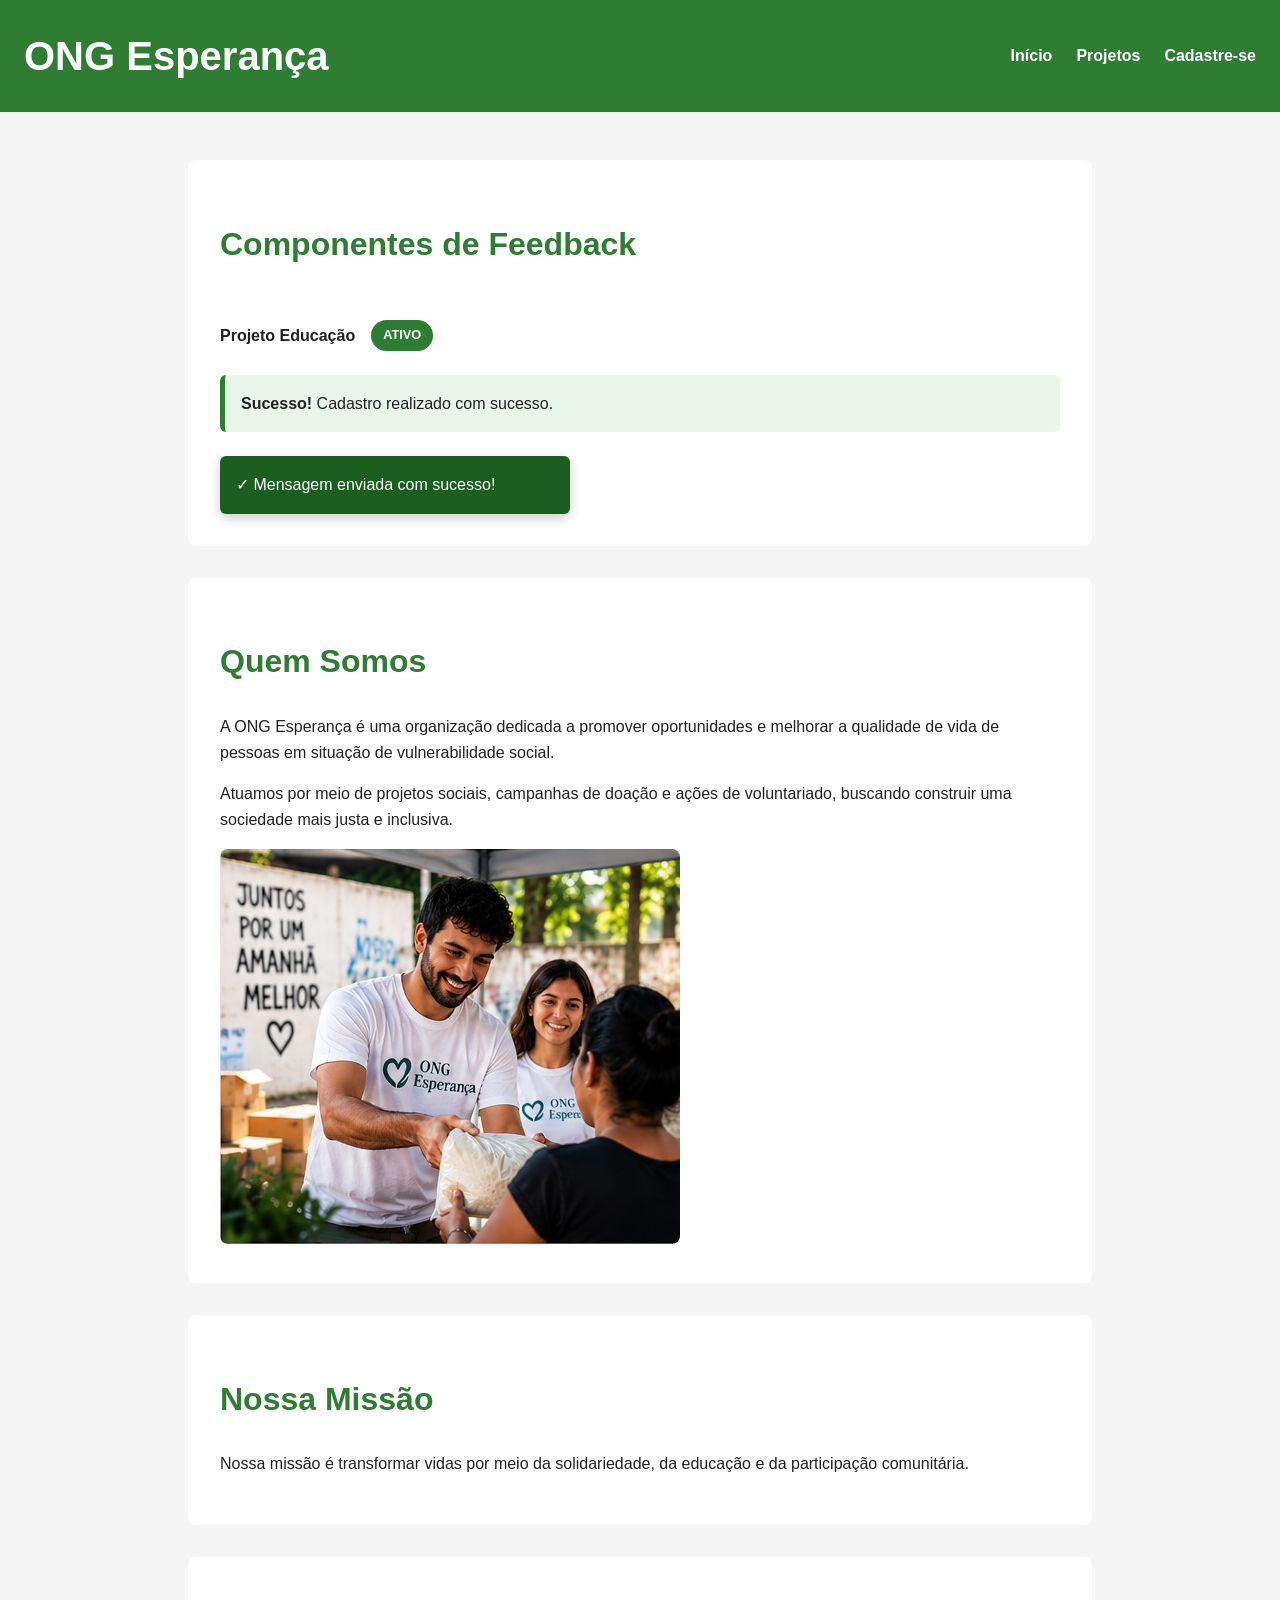
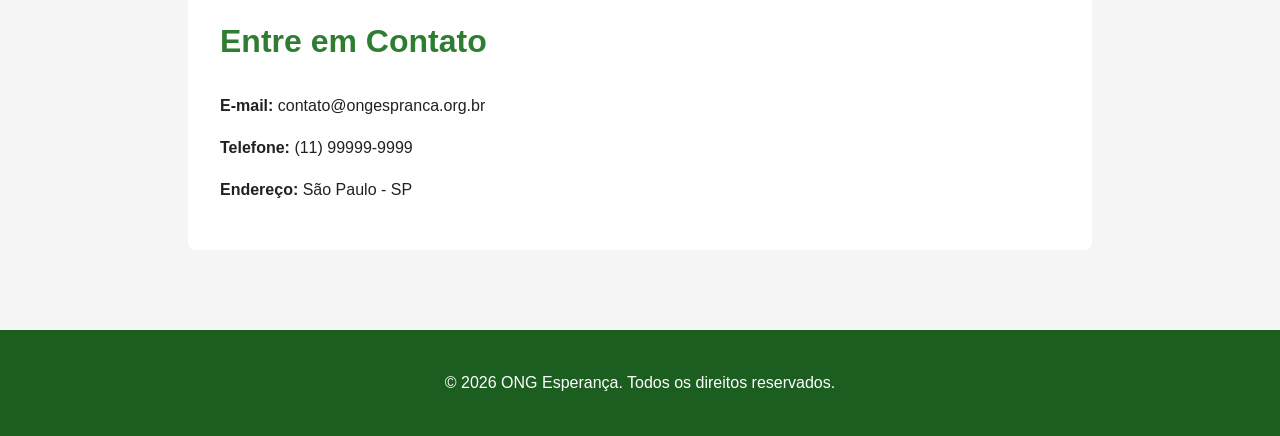
<file: index.html>
<!DOCTYPE html>
<html lang="pt-BR">

<head>
    <meta charset="UTF-8">
    <meta name="viewport" content="width=device-width, initial-scale=1.0">
    <title>ONG Esperança - Transformando Vidas</title>

    <link rel="stylesheet" href="style.css">
</head>

<body>

    <header>
        <h1>ONG Esperança</h1>

        <nav>
            <input type="checkbox" id="menu-toggle">
            <label for="menu-toggle" class="menu-icon">☰</label>

            <ul>
                <li><a href="#inicio">Início</a></li>

                <li class="dropdown">
                    <a href="#">Projetos</a>
                    <ul class="submenu">
                        <li><a href="#projetos">Projetos Sociais</a></li>
                        <li><a href="#">Doações</a></li>
                    </ul>
                </li>

                <li><a href="#cadastro">Cadastre-se</a></li>
            </ul>
        </nav>
    </header>

    <main>

        <div id="app">

            <!-- COMPONENTES DE FEEDBACK -->

            <section class="feedback-demo">

                <h2>Componentes de Feedback</h2>

                <!-- BADGE -->
                <div class="projeto-status">
                    Projeto Educação
                    <span class="badge">ATIVO</span>
                </div>

                <!-- ALERTA -->
                <div class="alerta">
                    <strong>Sucesso!</strong>
                    Cadastro realizado com sucesso.
                </div>

                <!-- TOAST -->
                <div class="toast">
                    ✓ Mensagem enviada com sucesso!
                </div>

            </section>

            <section>
                <h2>Quem Somos</h2>

                <p>
                    A ONG Esperança é uma organização dedicada a promover
                    oportunidades e melhorar a qualidade de vida de pessoas
                    em situação de vulnerabilidade social.
                </p>

                <p>
                    Atuamos por meio de projetos sociais, campanhas de doação
                    e ações de voluntariado, buscando construir uma sociedade
                    mais justa e inclusiva.
                </p>

                <img src="img/ong.jpg"
                     alt="Voluntários da ONG Esperança realizando uma ação social">
            </section>

            <section>
                <h2>Nossa Missão</h2>

                <p>
                    Nossa missão é transformar vidas por meio da solidariedade,
                    da educação e da participação comunitária.
                </p>
            </section>

            <section>
                <h2>Entre em Contato</h2>

                <p><strong>E-mail:</strong> contato@ongespranca.org.br</p>
                <p><strong>Telefone:</strong> (11) 99999-9999</p>
                <p><strong>Endereço:</strong> São Paulo - SP</p>
            </section>

        </div>

    </main>

    <footer>
        <p>&copy; 2026 ONG Esperança. Todos os direitos reservados.</p>
    </footer>

    <script src="script.js"></script>

</body>

</html>
</file>
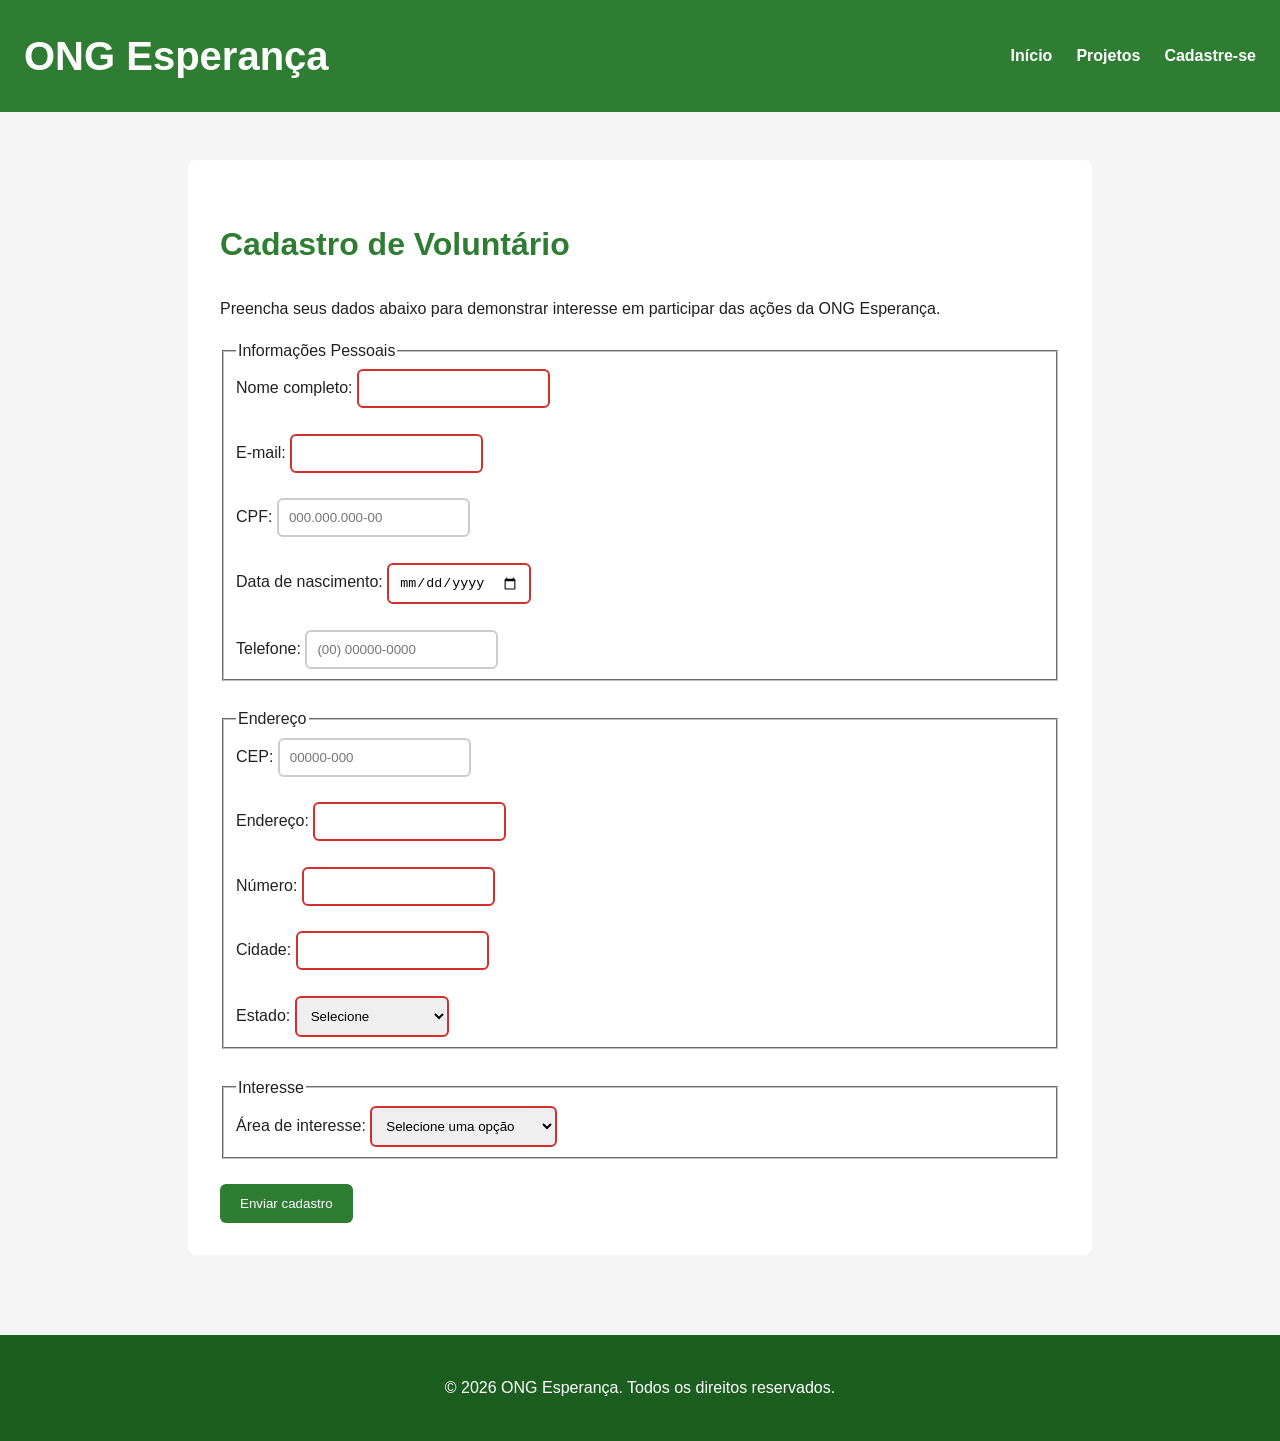
<file: cadastro.html>
<!DOCTYPE html>
<html lang="pt-BR">

<head>
    <meta charset="UTF-8">
    <meta name="viewport" content="width=device-width, initial-scale=1.0">
    <title>Cadastro - ONG Esperança</title>

    <link rel="stylesheet" href="style.css">
</head>

<body>

    <header>
        <h1>ONG Esperança</h1>

        <nav>
            <ul>
                <li><a href="index.html">Início</a></li>
                <li><a href="projetos.html">Projetos</a></li>
                <li><a href="cadastro.html">Cadastre-se</a></li>
            </ul>
        </nav>
    </header>

    <main>

        <section>
            <h2>Cadastro de Voluntário</h2>

            <p>
                Preencha seus dados abaixo para demonstrar interesse
                em participar das ações da ONG Esperança.
            </p>

            <form>

                <fieldset>
                    <legend>Informações Pessoais</legend>

                    <label for="nome">Nome completo:</label>
                    <input type="text" id="nome" name="nome" required>

                    <br><br>

                    <label for="email">E-mail:</label>
                    <input type="email" id="email" name="email" required>

                    <br><br>

                    <label for="cpf">CPF:</label>
                    <input
                        type="text"
                        id="cpf"
                        name="cpf"
                        placeholder="000.000.000-00"
                        pattern="[0-9]{3}\.[0-9]{3}\.[0-9]{3}-[0-9]{2}"
                        title="Digite o CPF no formato 000.000.000-00"
                        required
                    >

                    <br><br>

                    <label for="nascimento">Data de nascimento:</label>
                    <input
                        type="date"
                        id="nascimento"
                        name="nascimento"
                        required
                    >

                    <br><br>

                    <label for="telefone">Telefone:</label>
                    <input
                        type="tel"
                        id="telefone"
                        name="telefone"
                        placeholder="(00) 00000-0000"
                        pattern="\([0-9]{2}\) [0-9]{5}-[0-9]{4}"
                        title="Digite o telefone no formato (00) 00000-0000"
                        required
                    >

                </fieldset>

                <br>

                <fieldset>
                    <legend>Endereço</legend>

                    <label for="cep">CEP:</label>
                    <input
                        type="text"
                        id="cep"
                        name="cep"
                        placeholder="00000-000"
                        pattern="[0-9]{5}-[0-9]{3}"
                        title="Digite o CEP no formato 00000-000"
                        required
                    >

                    <br><br>

                    <label for="endereco">Endereço:</label>
                    <input
                        type="text"
                        id="endereco"
                        name="endereco"
                        required
                    >

                    <br><br>

                    <label for="numero">Número:</label>
                    <input
                        type="number"
                        id="numero"
                        name="numero"
                        min="1"
                        required
                    >

                    <br><br>

                    <label for="cidade">Cidade:</label>
                    <input
                        type="text"
                        id="cidade"
                        name="cidade"
                        required
                    >

                    <br><br>

                    <label for="estado">Estado:</label>

                    <select id="estado" name="estado" required>
                        <option value="">Selecione</option>
                        <option value="SP">São Paulo</option>
                        <option value="RJ">Rio de Janeiro</option>
                        <option value="MG">Minas Gerais</option>
                        <option value="PR">Paraná</option>
                        <option value="SC">Santa Catarina</option>
                        <option value="RS">Rio Grande do Sul</option>
                        <option value="BA">Bahia</option>
                        <option value="PE">Pernambuco</option>
                    </select>

                </fieldset>

                <br>

                <fieldset>
                    <legend>Interesse</legend>

                    <label for="area">Área de interesse:</label>

                    <select id="area" name="area" required>
                        <option value="">Selecione uma opção</option>
                        <option value="educacao">Educação</option>
                        <option value="doacao">Campanhas de doação</option>
                        <option value="eventos">Eventos e ações sociais</option>
                        <option value="comunicacao">Comunicação</option>
                    </select>

                </fieldset>

                <br>

                <button type="submit">Enviar cadastro</button>

            </form>

        </section>

    </main>

    <footer>
        <p>&copy; 2026 ONG Esperança. Todos os direitos reservados.</p>
    </footer>

</body>

</html>
</file>
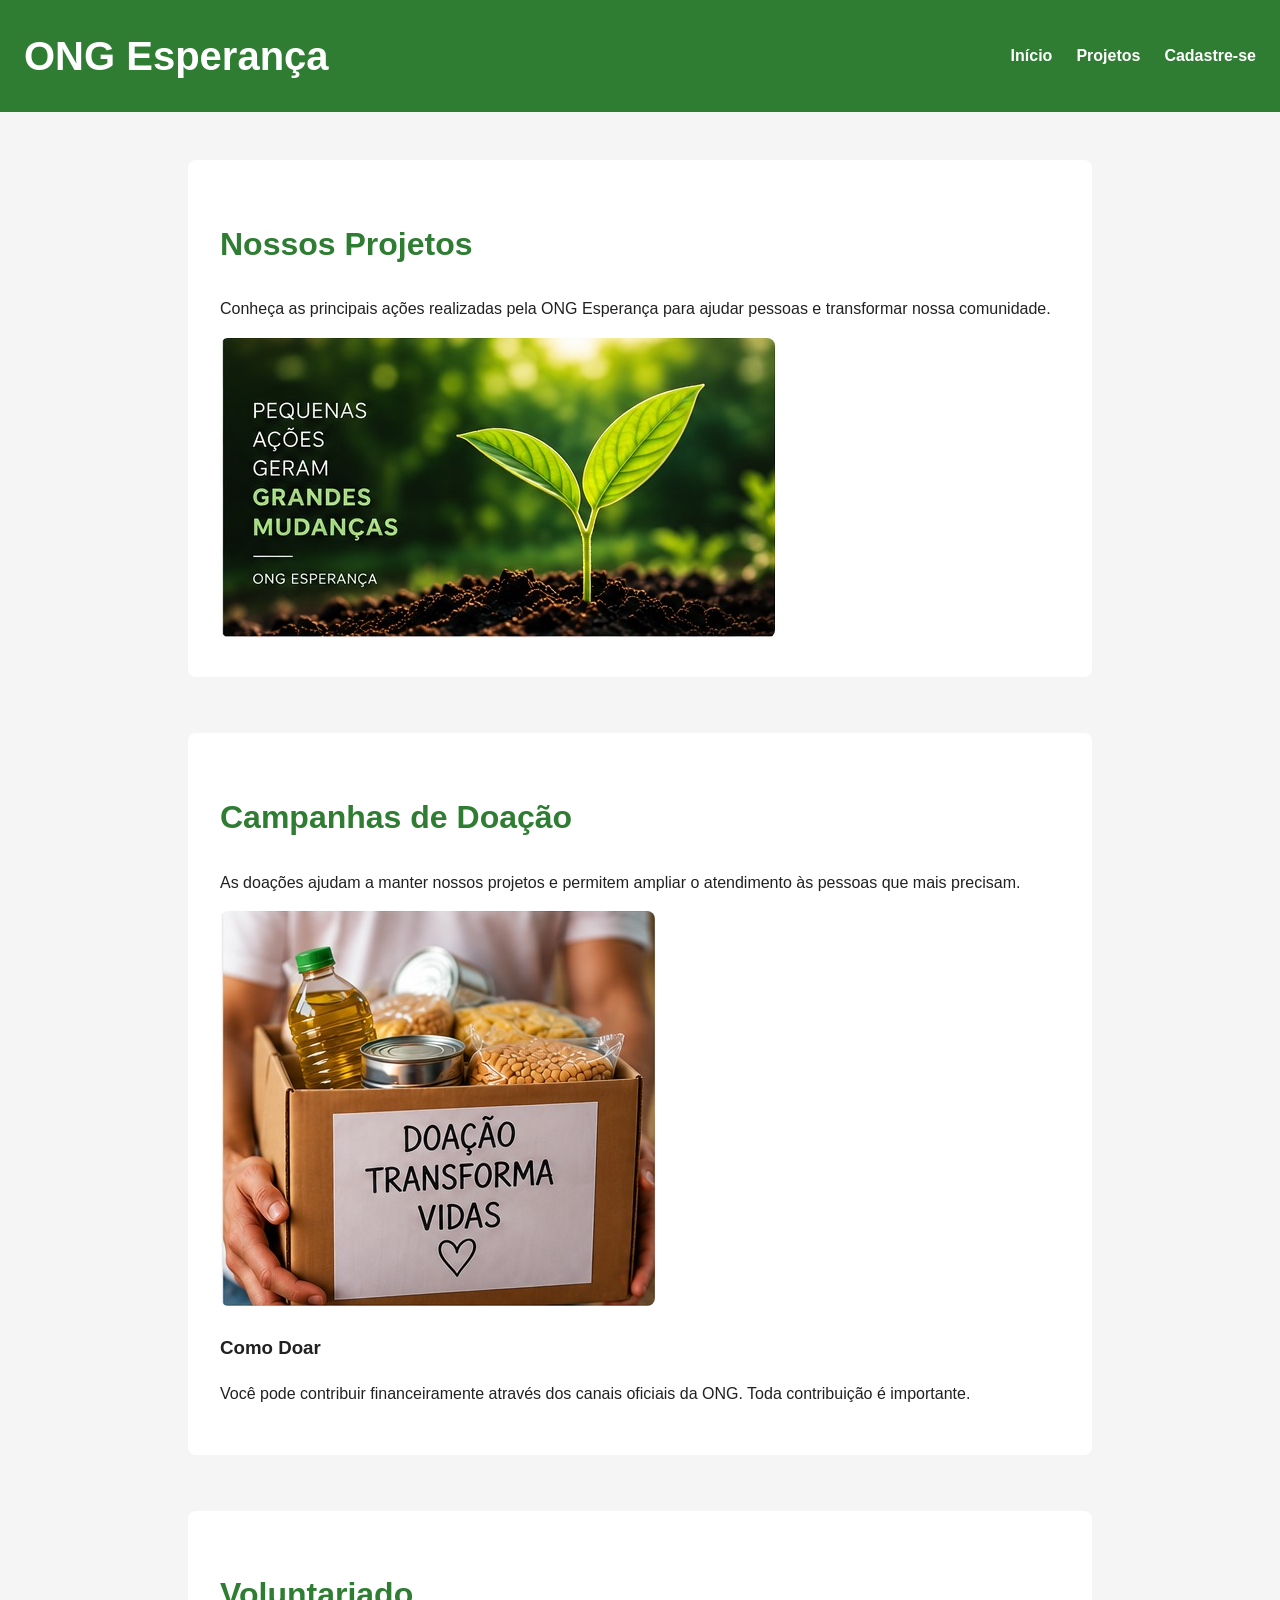
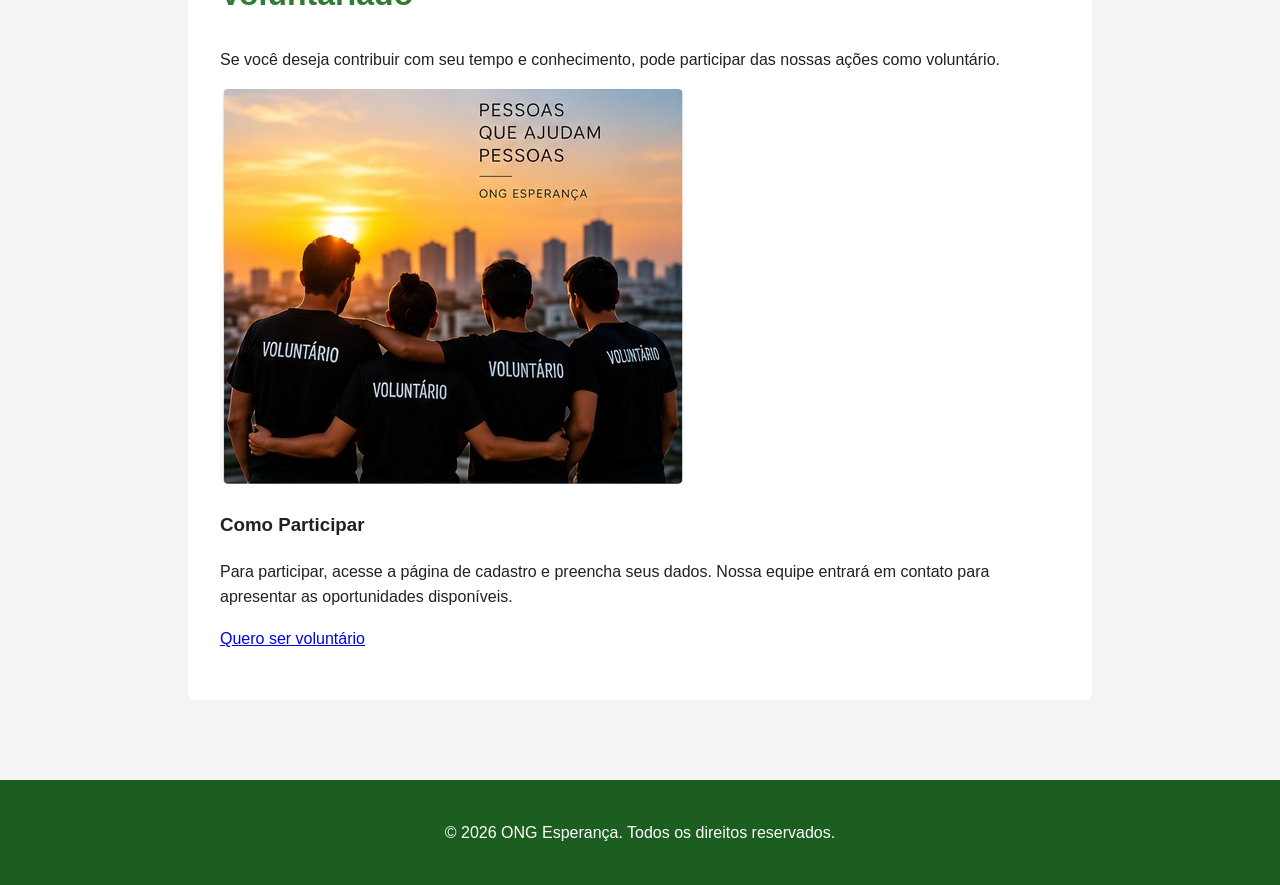
<file: projetos.html>
<!DOCTYPE html>
<html lang="pt-BR">

<head>
    <meta charset="UTF-8">
    <meta name="viewport" content="width=device-width, initial-scale=1.0">
    <title>Projetos - ONG Esperança</title>

    <link rel="stylesheet" href="style.css">
</head>

<body>

    <header>
        <h1>ONG Esperança</h1>

        <nav>
            <ul>
                <li><a href="index.html">Início</a></li>
                <li><a href="projetos.html">Projetos</a></li>
                <li><a href="cadastro.html">Cadastre-se</a></li>
            </ul>
        </nav>
    </header>

    <main>

        <section>
            <h2>Nossos Projetos</h2>

            <p>
                Conheça as principais ações realizadas pela ONG Esperança
                para ajudar pessoas e transformar nossa comunidade.
            </p>

            <img src="img/projetos.jpg"
                 alt="Pessoas participando de projetos sociais da ONG Esperança">
        </section>

        <section>
            <h2>Campanhas de Doação</h2>

            <p>
                As doações ajudam a manter nossos projetos e permitem
                ampliar o atendimento às pessoas que mais precisam.
            </p>

            <img src="img/doacao.jpg"
                 alt="Pessoa realizando uma doação para uma ação social">

            <h3>Como Doar</h3>

            <p>
                Você pode contribuir financeiramente através dos canais
                oficiais da ONG. Toda contribuição é importante.
            </p>
        </section>

        <section>
            <h2>Voluntariado</h2>

            <p>
                Se você deseja contribuir com seu tempo e conhecimento,
                pode participar das nossas ações como voluntário.
            </p>

            <img src="img/voluntarios.jpg"
                 alt="Voluntários trabalhando juntos em uma ação comunitária">

            <h3>Como Participar</h3>

            <p>
                Para participar, acesse a página de cadastro e preencha
                seus dados. Nossa equipe entrará em contato para apresentar
                as oportunidades disponíveis.
            </p>

            <p>
                <a href="cadastro.html">Quero ser voluntário</a>
            </p>
        </section>

    </main>

    <footer>
        <p>&copy; 2026 ONG Esperança. Todos os direitos reservados.</p>
    </footer>

</body>

</html>
</file>
<file: style.css>
:root {
    /* ==============================
       CORES
       ============================== */

    --cor-primaria: #2E7D32;
    --cor-primaria-clara: #4CAF50;
    --cor-primaria-escura: #1B5E20;

    --cor-secundaria: #FF9800;
    --cor-secundaria-clara: #FFB74D;

    --cor-fundo: #F5F5F5;
    --cor-branco: #FFFFFF;
    --cor-texto: #212121;
    --cor-texto-secundario: #616161;


    /* ==============================
       TIPOGRAFIA
       ============================== */

    --fonte-pequena: 0.875rem;
    --fonte-corpo: 1rem;
    --fonte-subtitulo: 1.25rem;
    --fonte-titulo: 2rem;
    --fonte-principal: 2.5rem;


    /* ==============================
       ESPAÇAMENTOS
       ============================== */

    --espaco-1: 4px;
    --espaco-2: 8px;
    --espaco-3: 16px;
    --espaco-4: 24px;
    --espaco-5: 32px;
    --espaco-6: 48px;
}


/* ==============================
   CONFIGURAÇÕES GERAIS
   ============================== */

* {
    box-sizing: border-box;
}

body {
    margin: 0;
    font-family: Arial, sans-serif;
    background-color: var(--cor-fundo);
    color: var(--cor-texto);
    font-size: var(--fonte-corpo);
    line-height: 1.6;
}


/* ==============================
   CABEÇALHO
   ============================== */

header {
    background-color: var(--cor-primaria);
    color: var(--cor-branco);
    padding: var(--espaco-4);

    display: flex;
    justify-content: space-between;
    align-items: center;
    flex-wrap: wrap;
}

header h1 {
    font-size: var(--fonte-principal);
    margin: 0;
}


/* ==============================
   NAVEGAÇÃO
   ============================== */

nav {
    position: relative;
}

nav > ul {
    list-style: none;
    padding: 0;
    margin: 0;

    display: flex;
    gap: var(--espaco-4);
    align-items: center;
}

nav li {
    position: relative;
}

nav a {
    color: var(--cor-branco);
    text-decoration: none;
    font-weight: bold;

    transition: color 0.3s ease;
}

nav a:hover {
    color: var(--cor-secundaria-clara);
}

nav a:focus {
    outline: 3px solid var(--cor-secundaria);
    outline-offset: 3px;
}

nav a:active {
    color: var(--cor-secundaria);
}


/* ==============================
   MENU DROPDOWN
   ============================== */

.dropdown {
    position: relative;
}

.dropdown .submenu {
    display: none;

    position: absolute;
    top: 100%;
    left: 0;

    min-width: 180px;
    padding: 8px;
    margin: 0;

    background-color: var(--cor-primaria-escura);

    flex-direction: column;
    gap: 8px;

    list-style: none;
    z-index: 1000;
}

.dropdown:hover > .submenu {
    display: flex;
}

.submenu li {
    width: 100%;
}

.submenu a {
    display: block;
    padding: 8px;
    color: var(--cor-branco);
}


/* ==============================
   MENU HAMBÚRGUER
   ============================== */

.menu-icon {
    display: none;
    font-size: 28px;
    cursor: pointer;
}

#menu-toggle {
    display: none;
}


/* ==============================
   GRID PRINCIPAL
   ============================== */

main {
    width: 100%;
    max-width: 1000px;

    margin: 0 auto;
    padding: var(--espaco-6);

    display: grid;
    grid-template-columns: repeat(12, 1fr);
    gap: var(--espaco-4);
}

main section {
    grid-column: span 12;

    background-color: var(--cor-branco);
    padding: var(--espaco-5);
    margin-bottom: var(--espaco-5);
    border-radius: 8px;
}


/* ==============================
   TÍTULOS E TEXTOS
   ============================== */

h2 {
    color: var(--cor-primaria);
    font-size: var(--fonte-titulo);
}

p {
    font-size: var(--fonte-corpo);
}


/* ==============================
   IMAGENS
   ============================== */

img {
    max-width: 100%;
    height: auto;
    border-radius: 8px;
}


/* ==============================
   RODAPÉ
   ============================== */

footer {
    background-color: var(--cor-primaria-escura);
    color: var(--cor-branco);

    text-align: center;
    padding: var(--espaco-4);

    display: flex;
    justify-content: center;
    align-items: center;
}


/* ==========================================================
   BREAKPOINT 1 - CELULARES PEQUENOS
   ========================================================== */

@media (max-width: 480px) {

    main {
        grid-template-columns: 1fr;
        padding: var(--espaco-3);
    }

    main section {
        grid-column: span 1;
    }

    header h1 {
        font-size: 2rem;
    }

    .menu-icon {
        display: block;
    }

    nav > ul {
        display: none;

        flex-direction: column;
        width: 100%;

        gap: 8px;
        margin-top: 16px;
    }

    #menu-toggle:checked ~ ul {
        display: flex;
    }

    .dropdown {
        width: 100%;
    }

    .dropdown .submenu {
        position: static;
        width: 100%;
    }

    .dropdown:hover > .submenu {
        display: none;
    }

    .dropdown:focus-within > .submenu {
        display: flex;
    }
}


/* ==========================================================
   BREAKPOINT 2 - CELULARES MAIORES
   ========================================================== */

@media (min-width: 481px) and (max-width: 600px) {

    main {
        grid-template-columns: repeat(2, 1fr);
        padding: var(--espaco-4);
    }

    main section {
        grid-column: span 2;
    }
}


/* ==========================================================
   BREAKPOINT 3 - TABLETS
   ========================================================== */

@media (min-width: 601px) and (max-width: 768px) {

    main {
        grid-template-columns: repeat(6, 1fr);
    }

    main section {
        grid-column: span 6;
    }
}


/* ==========================================================
   BREAKPOINT 4 - NOTEBOOKS
   ========================================================== */

@media (min-width: 769px) and (max-width: 1024px) {

    main {
        grid-template-columns: repeat(12, 1fr);
    }

    main section {
        grid-column: span 6;
    }
}


/* ==========================================================
   BREAKPOINT 5 - DESKTOPS GRANDES
   ========================================================== */

@media (min-width: 1025px) {

    main {
        grid-template-columns: repeat(12, 1fr);
        max-width: 1000px;
        margin: 0 auto;
    }

    main section {
        grid-column: span 12;
    }
}


/* ==========================================================
   ESTADOS INTERATIVOS
   ========================================================== */

nav a:hover {
    color: var(--cor-secundaria-clara);
}

nav a:focus {
    outline: 3px solid var(--cor-secundaria);
    outline-offset: 3px;
}

nav a:active {
    color: var(--cor-secundaria);
}


/* ==========================================================
   FORMULÁRIOS
   ========================================================== */

input,
textarea,
select {
    border: 2px solid #CCCCCC;
    border-radius: 6px;
    padding: 10px;

    transition: all 0.3s ease;
}

input:focus,
textarea:focus,
select:focus {
    outline: none;

    border-color: var(--cor-primaria);

    box-shadow:
        0 0 0 3px rgba(46, 125, 50, 0.2);
}

input:valid,
textarea:valid,
select:valid {
    border-color: var(--cor-primaria);
}

input:invalid:not(:placeholder-shown),
textarea:invalid:not(:placeholder-shown),
select:invalid {
    border-color: #D32F2F;
}


/* ==========================================================
   BOTÕES
   ========================================================== */

button {
    background-color: var(--cor-primaria);
    color: var(--cor-branco);

    border: none;
    border-radius: 6px;

    padding: 12px 20px;

    cursor: pointer;

    transition: all 0.3s ease;
}

button:hover {
    background-color: var(--cor-primaria-clara);

    box-shadow:
        0 4px 10px rgba(0, 0, 0, 0.2);
}

button:focus {
    outline: 3px solid var(--cor-secundaria);
    outline-offset: 3px;
}

button:active {
    transform: scale(0.97);
}

button:disabled {
    background-color: #BDBDBD;
    color: #757575;

    cursor: not-allowed;

    box-shadow: none;
}


/* ==========================================================
   COMPONENTES DE FEEDBACK
   ========================================================== */

.feedback-demo {
    display: flex;
    flex-direction: column;
    gap: var(--espaco-4);
}


/* BADGE */

.projeto-status {
    display: flex;
    align-items: center;

    gap: var(--espaco-3);

    font-weight: bold;
}

.badge {
    background-color: var(--cor-primaria);
    color: var(--cor-branco);

    padding: 5px 12px;

    border-radius: 20px;

    font-size: 0.8rem;
}


/* ALERTA */

.alerta {
    padding: var(--espaco-3);

    border-left: 5px solid var(--cor-primaria);

    background-color: #E8F5E9;
    color: var(--cor-texto);

    border-radius: 6px;
}


/* TOAST */

.toast {
    background-color: var(--cor-primaria-escura);
    color: var(--cor-branco);

    padding: var(--espaco-3);

    border-radius: 6px;

    box-shadow:
        0 4px 12px rgba(0, 0, 0, 0.2);

    max-width: 350px;
}


/* ==========================================================
   SPA - ÁREA DO JAVASCRIPT
   ========================================================== */

/*
   CORREÇÃO IMPORTANTE:
   O #app ocupa todas as 12 colunas do Grid.
*/

#app {
    width: 100%;
    max-width: 100%;

    grid-column: 1 / -1;

    box-sizing: border-box;
}


/* Conteúdo das páginas da SPA */

#app section {
    width: 100%;

    background-color: var(--cor-branco);

    padding: var(--espaco-5);
    margin-bottom: var(--espaco-5);

    border-radius: 8px;

    box-sizing: border-box;
}

#app h2 {
    color: var(--cor-primaria);
    font-size: var(--fonte-titulo);
}

#app p {
    font-size: var(--fonte-corpo);
    max-width: 100%;
}

#app img {
    max-width: 100%;
    height: auto;
}


/* Formulários dentro da SPA */

#app form {
    display: flex;
    flex-direction: column;

    gap: var(--espaco-2);

    max-width: 500px;
}

#app input {
    padding: var(--espaco-2);

    border: 1px solid #CCCCCC;
    border-radius: 5px;

    font-size: 1rem;
}

#app button {
    padding: var(--espaco-2);

    background-color: var(--cor-primaria);
    color: var(--cor-branco);

    border: none;
    border-radius: 5px;

    cursor: pointer;
}

#app button:hover {
    background-color: var(--cor-primaria-escura);
}


/* ==========================================================
   AJUSTE DA SPA PARA TABLETS
   ========================================================== */

@media (min-width: 601px) and (max-width: 768px) {

    #app {
        grid-column: 1 / -1;
    }
}


/* ==========================================================
   AJUSTE DA SPA PARA NOTEBOOKS
   ========================================================== */

@media (min-width: 769px) and (max-width: 1024px) {

    #app {
        grid-column: 1 / -1;
    }
}


/* ==========================================================
   AJUSTE DA SPA PARA DESKTOP
   ========================================================== */

@media (min-width: 1025px) {

    #app {
        grid-column: 1 / -1;
    }
}
</file>
